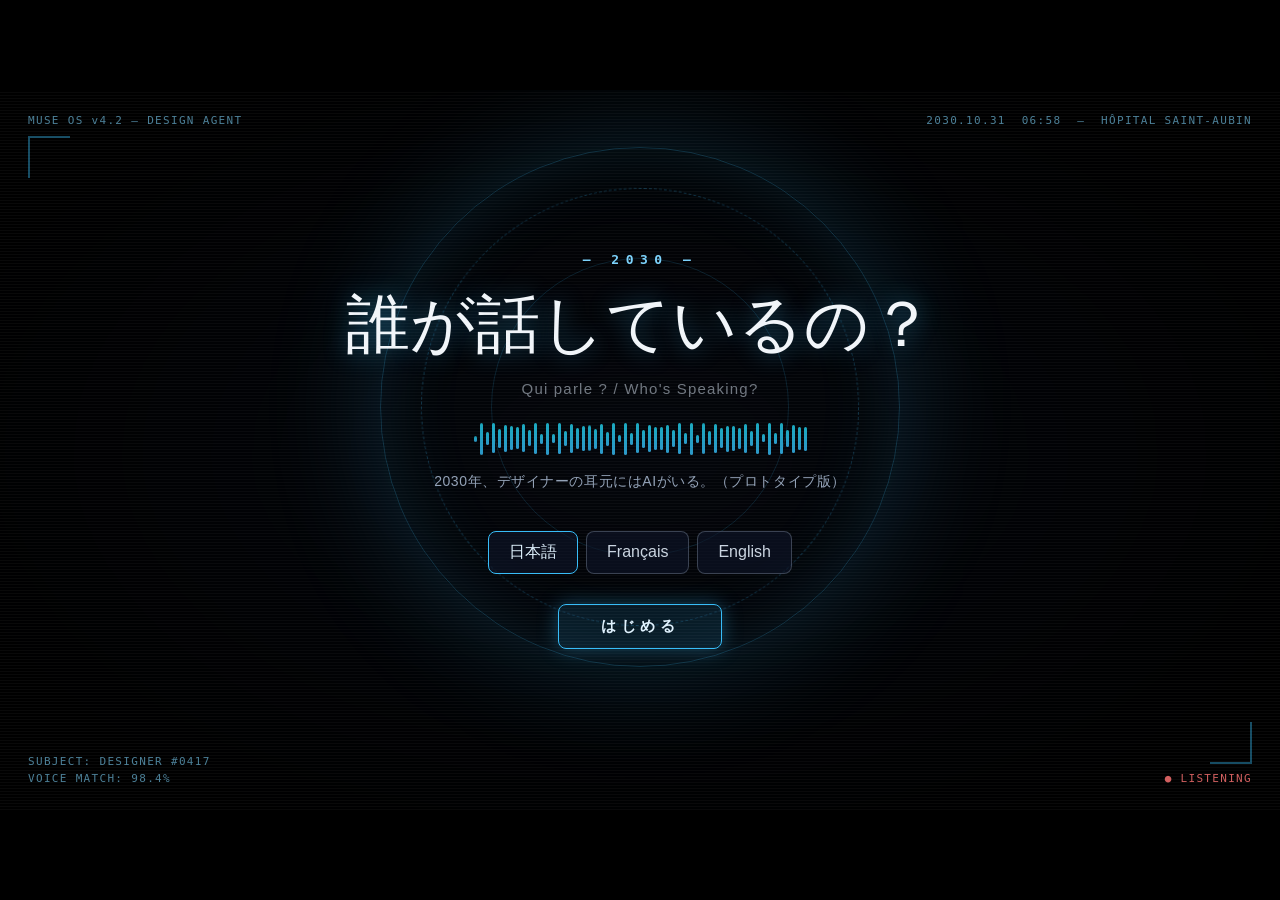
<file: index.html>
<!doctype html>
<html lang="ja">
<head>
  <meta charset="utf-8">
  <meta name="viewport" content="width=device-width, initial-scale=1">
  <title>Qui parle ?</title>
  <meta http-equiv="refresh" content="0; url=game/">
</head>
<body>
  <p><a href="game/">Qui parle ? — ゲームを開く / Ouvrir le jeu / Open the game</a></p>
</body>
</html>
</file>
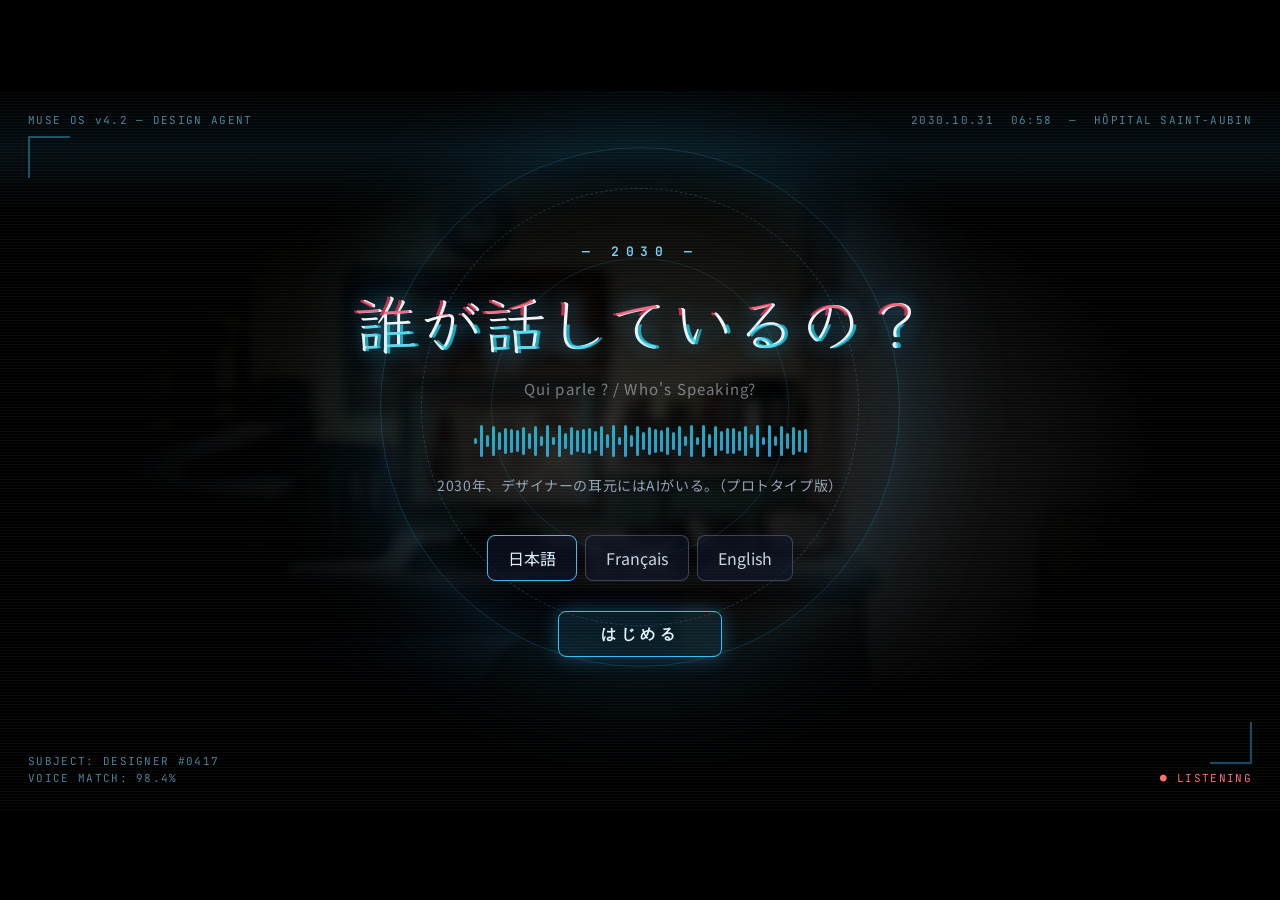
<file: game/index.html>
<!doctype html>
<html lang="ja">
<head>
  <meta charset="utf-8">
  <meta name="viewport" content="width=device-width, initial-scale=1, maximum-scale=1, user-scalable=no, viewport-fit=cover">
  <meta name="mobile-web-app-capable" content="yes">
  <meta name="apple-mobile-web-app-capable" content="yes">
  <meta name="apple-mobile-web-app-status-bar-style" content="black-translucent">
  <meta name="theme-color" content="#05080f">
  <title>Qui parle ?</title>
  <link rel="preconnect" href="https://fonts.googleapis.com">
  <link rel="preconnect" href="https://fonts.gstatic.com" crossorigin>
  <link href="https://fonts.googleapis.com/css2?family=JetBrains+Mono:wght@400;600&family=Klee+One:wght@400;600&family=Noto+Sans+JP:wght@400;600&display=swap" rel="stylesheet">
  <link rel="stylesheet" href="css/style.css">
</head>
<body>
  <!-- スマホを縦向きにしているときだけ出す案内 -->
  <div id="rotate">
    <div class="rotate-icon">📱</div>
    <p>端末を横向きにしてください</p>
    <p>Tournez votre appareil à l'horizontale</p>
    <p>Please rotate your device to landscape</p>
    <div class="rotate-note">
      <p>⚠ 横にしても切り替わらないときは、画面の向きのロック（縦向き固定）をオフにしてください</p>
      <p>Si l'écran ne pivote pas, désactivez le verrouillage de l'orientation</p>
      <p>If the screen doesn't turn, switch off the orientation lock</p>
    </div>
  </div>
  <div id="game" data-phase="0">
    <div id="scene">
      <div id="backdrop"></div>
      <div id="view">
        <div id="bg"><div id="bg-label"></div><div id="bg-note"></div></div>
        <div id="hotspots"></div>
        <div id="char" hidden></div>
        <div id="ar" hidden></div>
      </div>
    </div>
    <div id="card" hidden></div>
    <aside id="ai-panel" hidden>
      <div class="ai-head"><span class="ai-dot"></span><span id="ai-title"></span></div>
      <div id="bio"></div>
      <div id="synth"></div>
      <div id="stream" hidden></div>
      <div id="ai-log"></div>
    </aside>
    <header id="hud">
      <div id="phase-label"></div>
      <div id="gauge" hidden>
        <span id="gauge-label"></span>
        <div class="bar"><div id="gauge-fill"></div></div>
        <span id="gauge-val"></span>
      </div>
      <button id="btn-notebook" hidden></button>
      <button id="btn-sound"></button>
      <div id="langs">
        <button data-lang="ja">日本語</button><button data-lang="fr">FR</button><button data-lang="en">EN</button>
      </div>
    </header>
    <div id="nav" hidden>
      <button id="arrow-left" aria-label="left">◀</button>
      <span id="dir-label"></span>
      <button id="arrow-right" aria-label="right">▶</button>
    </div>
    <div id="choices" hidden></div>
    <div id="cine"></div>
    <div id="textbox" hidden><div id="speaker"></div><div id="text"></div><div id="next">▼</div></div>
    <div id="overlay" hidden></div>
    <div id="debug" hidden></div>
  </div>

  <script src="js/script-data.js"></script>
  <script src="js/data.js"></script>
  <script src="js/cards.js"></script>
  <script src="js/audio.js"></script>
  <script src="js/engine.js"></script>
  <script src="js/main.js"></script>
</body>
</html>
</file>
<file: game/css/style.css>
:root {
  --paper: #fbf8f2;
  --ink: #2b2a28;
  --ink-soft: #6b6760;
  --ai: #38bdf8;
  --ai-deep: #0b1324;
  --human: #d9774b;
  --panel-w: 330px;
  --font-human: "Klee One", "Hiragino Maru Gothic ProN", "Yu Gothic", sans-serif;
  --font-ui: "Noto Sans JP", "Yu Gothic", sans-serif;
  --font-ai: "JetBrains Mono", Consolas, monospace;
}

* { box-sizing: border-box; }
html, body { margin: 0; height: 100%; background: #000; overflow: hidden; font-family: var(--font-ui); }
button { font: inherit; cursor: pointer; }
[hidden] { display: none !important; }

#game {
  position: absolute; left: 50%; top: 50%;
  width: 1280px; height: 720px;
  transform: translate(-50%, -50%);
  transform-origin: center;
  overflow: hidden; background: #ddd; color: var(--ink);
  user-select: none;
}
#game[data-phase="2"] { --panel-w: 360px; }
#game[data-phase="3"] { --panel-w: 560px; }
#game.calm { --panel-w: 330px; }

/* ---------- イラスト ---------- */
#card {
  position: absolute; left: 16px; top: 96px; z-index: 15;
  width: min(660px, calc(100% - var(--panel-w) - 56px)); max-height: 420px; overflow: hidden;
  padding: 16px 20px 20px; border-radius: 14px;
  background: var(--paper); color: var(--ink); box-shadow: 0 16px 40px rgba(0, 0, 0, .28);
  animation: cardin .35s ease-out;
}
#card.dark { background: var(--ai-deep); color: #e0f2fe; border: 1px solid var(--ai); }
.card-title { font: 600 15px var(--font-ui); margin-bottom: 10px; color: var(--ink-soft); }
#card.dark .card-title { color: var(--ai); font-family: var(--font-ai); }
.card-body img { width: 100%; border-radius: 8px; display: block; }
.card-svg { width: 100%; height: auto; display: block; }
.card-note { margin-top: 10px; font: 13px var(--font-ai); color: var(--ai); text-align: center; }
#card:not(.dark) .card-note { color: #0369a1; }

.r-stats { display: flex; gap: 10px; }
.r-stats div { flex: 1; padding: 8px 10px; border: 1px solid rgba(56, 189, 248, .4); border-radius: 8px; font: 12px var(--font-ai); color: #9cc9ec; }
.r-stats b { display: block; font-size: 26px; color: #e0f2fe; }
.r-label { margin: 12px 0 6px; font: 12px var(--font-ai); color: #7dd3fc; }
.r-personas { display: grid; grid-template-columns: 1fr 1fr; gap: 6px; }
.r-personas div { display: flex; align-items: center; gap: 8px; padding: 6px 8px; border-radius: 6px; background: rgba(56, 189, 248, .1); font-size: 13px; }
.r-personas i { width: 18px; height: 18px; border-radius: 50%; background: var(--ai); opacity: .7; }
.r-journey { display: flex; flex-wrap: wrap; align-items: center; gap: 4px; font-size: 12px; }
.r-journey span { padding: 3px 8px; border: 1px dashed rgba(56, 189, 248, .6); border-radius: 4px; }
.r-journey em { font-style: normal; color: #64748b; }

.phone { width: 340px; margin: 0 auto; padding: 10px; border-radius: 22px; background: #0f172a; }
.phone-head { padding: 6px 10px 10px; color: #e2e8f0; font: 600 13px var(--font-ui); }
.phone .msg { margin: 6px 0; padding: 8px 10px; border-radius: 10px; background: #1e293b; color: #cbd5e1; font-size: 13px; }
.phone .msg b { display: block; font-size: 11px; color: #94a3b8; }
.phone .msg.me { margin-left: 60%; background: #334155; text-align: right; }
.voice { margin: 8px 0; padding: 8px 10px; border-radius: 10px; background: #1e293b; color: #e2e8f0; font-size: 12px; }
.voice svg { display: block; width: 160px; height: 24px; margin: 4px 0; }
.voice p { margin: 0; color: #cbd5e1; font-size: 13px; }

.med { display: flex; align-items: center; gap: 12px; }
.bubble { flex: 1; padding: 14px; border-radius: 14px; font: 15px/1.5 var(--font-human); }
.bubble.harsh { background: #fee2e2; color: #7f1d1d; }
.bubble.soft { background: #e0f2fe; color: #0c4a6e; font-family: var(--font-ai); font-size: 13px; }
.med-arrow { font: 600 12px var(--font-ai); color: var(--ai); white-space: nowrap; }

.tl { display: flex; gap: 10px; margin: 6px 0 34px; }
.tl-labels { width: 64px; display: flex; flex-direction: column; gap: 14px; font-size: 13px; }
.tl-labels span { height: 22px; line-height: 22px; }
.tl-area { position: relative; flex: 1; height: 58px; }
.tl-bar { position: absolute; height: 22px; border-radius: 6px; }
.tl-bar.day { left: 0; top: 0; width: 60%; background: #fcd34d; }
.tl-bar.night { left: 48%; top: 36px; width: 52%; background: #6366f1; }
.tl-overlap { position: absolute; left: 46%; width: 16%; top: -6px; height: 70px; border: 3px solid var(--human); border-radius: 8px; background: rgba(217, 119, 75, .15); }
.tl-overlap-label { position: absolute; left: 46%; top: 70px; white-space: nowrap; font: 600 12px var(--font-ui); color: #9a3412; }
.legend { display: grid; gap: 6px; font-size: 13px; }
.legend div { display: flex; align-items: center; gap: 8px; }
.legend i { width: 14px; height: 14px; border-radius: 3px; flex: none; }
.legend .auto { background: #38bdf8; }
.legend .aug { background: #a78bfa; }
.legend .human { background: var(--human); }

/* ---------- 背景と部屋 ---------- */
#scene, #backdrop, #bg, #hotspots { position: absolute; inset: 0; }
/* 視界の外：同じ背景をぼかして暗くしたもの */
#scene { background: #1e293b; }
#backdrop { background: center / cover no-repeat; filter: blur(18px) brightness(.45) saturate(.8); transform: scale(1.1); }
/* 視界（グラス越しに見える範囲）。位置と大きさは engine.js の layoutView() が決める */
#view {
  position: absolute; overflow: hidden; border-radius: 14px;
  box-shadow: 0 0 0 1px rgba(255, 255, 255, .15), 0 18px 40px rgba(0, 0, 0, .45);
  transition: left .8s ease, top .8s ease, width .8s ease, height .8s ease;
}
#bg-label { position: absolute; top: 56px; left: 16px; font: 600 15px var(--font-ui); color: rgba(0, 0, 0, .35); }
#bg-note { position: absolute; top: 80px; left: 16px; font: 12px var(--font-ai); color: rgba(0, 0, 0, .3); }

/* 背景画像があるときは、仮の箱を消して、カーソルを乗せたときだけ枠を出す */
#game #view.has-img .spot .art { background: none; border-color: transparent; color: transparent; }
#game #view.has-img .spot:not(.inactive):hover .art { border-color: var(--human); background: rgba(217, 119, 75, .12); }
.spot.has-img { justify-content: flex-start; }
.figure-img { height: 100%; width: auto; display: block; pointer-events: none; filter: drop-shadow(0 6px 8px rgba(0, 0, 0, .25)); }
#game[data-phase="2"] #bg-label, #game[data-phase="2"] #bg-note { color: rgba(255, 255, 255, .35); }

.spot { position: absolute; display: flex; align-items: center; justify-content: center; cursor: pointer; }
.spot.inactive { cursor: default; }
.spot .art {
  width: 100%; height: 100%; display: grid; place-items: center; padding: 6px;
  border-radius: 10px; border: 2px solid rgba(80, 70, 60, .25); background: rgba(120, 110, 100, .16);
  font: 18px var(--font-human); color: rgba(40, 35, 30, .75); text-align: center;
}
#game[data-phase="2"] .spot .art { background: rgba(200, 210, 230, .1); border-color: rgba(200, 210, 230, .25); color: rgba(230, 235, 245, .8); }
.spot:not(.inactive):hover .art { border-color: var(--human); }
.spot.noise:not(.inactive):hover .art { border-style: dashed; }

.spot.ai-mark::after {
  content: ""; position: absolute; inset: -6px; pointer-events: none;
  border: 2px solid var(--ai); border-radius: 12px; box-shadow: 0 0 12px rgba(56, 189, 248, .5);
  animation: pulse 2.4s ease-in-out infinite;
}
.spot.done::after { animation: none; opacity: .35; box-shadow: none; }
.spot .tag {
  position: absolute; top: -30px; left: -6px; white-space: nowrap;
  font: 600 11px var(--font-ai); color: var(--ai-deep); background: var(--ai); padding: 2px 6px; border-radius: 4px;
}
.spot.done .tag { background: #94a3b8; }
.spot .name {
  position: absolute; bottom: -26px; white-space: nowrap;
  font: 14px var(--font-human); background: rgba(255, 255, 255, .85); padding: 1px 10px; border-radius: 10px;
}
#scene.talking #hotspots { opacity: 0; pointer-events: none; }

.figure { width: 100%; height: 100%; display: flex; flex-direction: column; align-items: center; }
.figure .head { width: 46%; aspect-ratio: 1; border-radius: 50%; background: var(--c); }
.figure .body { width: 82%; flex: 1; margin-top: 6%; border-radius: 40% 40% 8px 8px; background: var(--c); opacity: .85; }

/* 会話中の人物：立ち絵の上半身だけを、視界の下端から大きく見せる */
#char {
  position: absolute; left: 24%; bottom: 0; width: 26%; height: 94%; z-index: 2;
  display: flex; flex-direction: column; align-items: center; justify-content: flex-end;
}
#char.has-img { width: auto; justify-content: flex-start; overflow: hidden; }
#char.has-img .figure-img { height: 175%; filter: drop-shadow(0 10px 16px rgba(0, 0, 0, .3)); }
#char .char-name {
  position: absolute; bottom: 92px; left: 50%; transform: translateX(-50%); white-space: nowrap;
  font: 600 16px var(--font-human); background: rgba(255, 255, 255, .9); padding: 2px 14px; border-radius: 12px;
}
#char:not(.has-img) .figure { height: calc(100% - 40px); }
#char.video {
  left: 20%; top: 10%; bottom: auto; width: 44%; height: 62%; padding-top: 14px;
  background: #1f2937; border: 10px solid #374151; border-radius: 10px; overflow: hidden;
}
#char.video .char-name { bottom: 8px; background: #111827; color: #e5e7eb; }

/* 探索中の人物の足元の影（床に立っているように見せる） */
.spot.has-img::before {
  content: ""; position: absolute; left: 5%; right: 5%; bottom: -2.5%; height: 6%; z-index: -1;
  background: radial-gradient(closest-side, rgba(0, 0, 0, .35), transparent);
}

/* ---------- AIパネル ---------- */
#ai-panel {
  position: absolute; top: 56px; right: 16px; bottom: 200px; width: var(--panel-w); z-index: 6;
  pointer-events: none; overflow: hidden;
  display: flex; flex-direction: column; gap: 8px; padding: 12px 14px;
  /* 半透明のガラス。視界の上に重なって、拡張された視覚に見えるようにする */
  background: rgba(11, 19, 36, .66); backdrop-filter: blur(6px) saturate(1.2);
  color: #cfe8ff; border: 1px solid rgba(56, 189, 248, .5); border-radius: 10px;
  box-shadow: inset 0 0 40px rgba(56, 189, 248, .12);
  font: 13px var(--font-ai);
  transition: width .8s ease;
}
#game[data-phase="3"]:not(.calm) #ai-panel { background: rgba(11, 19, 36, .82); }

/* PHASE 3：ときどき視界全体が乱れる */
#view.jitter { animation: viewjit .06s steps(2) infinite; filter: contrast(1.25) saturate(1.6) hue-rotate(-25deg); }
#view.jitter::after {
  content: ""; position: absolute; inset: 0; z-index: 3; pointer-events: none; mix-blend-mode: screen;
  background:
    linear-gradient(rgba(255, 0, 80, .18), rgba(255, 0, 80, .18)) 0 22% / 100% 6% no-repeat,
    linear-gradient(rgba(0, 220, 255, .2), rgba(0, 220, 255, .2)) 0 58% / 100% 3% no-repeat,
    linear-gradient(rgba(255, 255, 255, .12), rgba(255, 255, 255, .12)) 0 81% / 100% 9% no-repeat,
    repeating-linear-gradient(0deg, rgba(0, 0, 0, .18) 0 1px, transparent 1px 3px);
}
@keyframes viewjit {
  0% { transform: translate(0, 0); }
  50% { transform: translate(-7px, 3px) skewX(-1.5deg); }
  100% { transform: translate(5px, -2px) skewX(1deg); }
}
.ai-head { display: flex; align-items: center; gap: 8px; color: var(--ai); font-weight: 600; letter-spacing: .04em; }
.ai-dot { width: 8px; height: 8px; border-radius: 50%; background: var(--ai); box-shadow: 0 0 8px var(--ai); animation: blink 1.6s infinite; }
.bio-name { color: #fff; margin-bottom: 4px; }
.bio-row { display: flex; justify-content: space-between; padding: 2px 0; border-bottom: 1px dashed rgba(56, 189, 248, .25); }
#ai-log { margin-top: auto; display: flex; flex-direction: column; gap: 6px; font-size: 12px; color: #8fb8d8; }
.log-row:last-child { color: #e0f2fe; }

/* ---------- HUD ---------- */
#hud {
  position: absolute; top: 0; left: 0; right: 0; height: 44px; z-index: 10;
  display: flex; align-items: center; gap: 16px; padding: 0 16px;
  background: rgba(15, 23, 42, .82); color: #e2e8f0; font-size: 13px;
}
#phase-label { font: 600 13px var(--font-ai); color: var(--ai); letter-spacing: .08em; }
#gauge { display: flex; align-items: center; gap: 8px; }
#gauge .bar { width: 220px; height: 8px; background: rgba(255, 255, 255, .12); border-radius: 4px; overflow: hidden; }
#gauge-fill { height: 100%; width: 0; background: var(--ai); transition: width .6s; }
#gauge-val { width: 40px; font-family: var(--font-ai); }
#btn-notebook { margin-left: auto; border: none; border-radius: 6px; padding: 5px 12px; background: var(--paper); color: var(--ink); font-family: var(--font-human); }
#btn-notebook.flash { animation: flash .6s 4; }
#langs { margin-left: 8px; }
#hud #btn-notebook[hidden] + #langs { margin-left: auto; }
#langs button { margin-left: 4px; padding: 3px 8px; border: 1px solid rgba(255, 255, 255, .25); border-radius: 4px; background: none; color: #cbd5e1; font-size: 12px; }
#langs button.on { background: #e2e8f0; color: #0f172a; }

#nav {
  position: absolute; top: 56px; left: 16px; z-index: 10;
  display: flex; align-items: center; gap: 8px; padding: 4px;
  background: rgba(255, 255, 255, .88); border-radius: 999px;
}
#nav button { width: 34px; height: 34px; border: none; border-radius: 50%; background: var(--ink); color: #fff; }
#dir-label { min-width: 72px; text-align: center; font-family: var(--font-human); }

/* ---------- テキスト ---------- */
#textbox {
  position: absolute; left: 16px; right: 16px; bottom: 16px; height: 168px; z-index: 20;
  padding: 24px 28px; border-radius: 12px; box-shadow: 0 6px 24px rgba(0, 0, 0, .25);
  background: var(--paper); color: var(--ink);
  font: 22px/1.6 var(--font-human);
}
#speaker { position: absolute; top: -16px; left: 24px; padding: 3px 14px; border-radius: 6px; background: #57534e; color: #fff; font-size: 15px; }
#speaker:empty { display: none; }
#text { white-space: pre-wrap; }
#next { position: absolute; right: 20px; bottom: 12px; font-size: 14px; color: var(--ink-soft); animation: bob 1s infinite; }

#textbox.sp-me #speaker { background: var(--human); }
#textbox.mono #text { font-style: italic; color: #57534e; }
#textbox.sp-narr #text { color: #4b4740; }
#textbox.sp-ai, #textbox.sp-me-ai { background: var(--ai-deep); color: #e0f2fe; border: 1px solid var(--ai); font: 19px/1.6 var(--font-ai); }
#textbox.sp-ai #speaker { background: var(--ai); color: var(--ai-deep); }
#textbox.sp-me-ai #speaker { background: var(--human); }
#textbox.sp-sys { display: flex; align-items: center; justify-content: center; text-align: center; background: rgba(15, 23, 42, .94); color: #e2e8f0; font: 19px/1.6 var(--font-ui); }
/* PHASE 3：主人公の言葉がAIの見た目に寄っていく */
#textbox.blend { background: linear-gradient(90deg, var(--paper), #d6e9fb); }
#textbox.blend #text { font-family: var(--font-ai); font-size: 20px; color: #1e3a5f; }

/* ---------- 選択肢 ---------- */
#choices {
  position: absolute; left: 16px; bottom: 200px; z-index: 20;
  width: calc(100% - var(--panel-w) - 56px); max-width: 760px;
  display: flex; flex-direction: column; gap: 10px;
}
.choice {
  position: relative; overflow: hidden; display: flex; align-items: center; gap: 14px;
  padding: 14px 18px; border: 2px solid transparent; border-radius: 10px; text-align: left; font-size: 18px;
}
.choice > span:not(.fill) { position: relative; z-index: 1; }
.choice .tag { flex: none; padding: 3px 7px; border-radius: 4px; font: 600 11px var(--font-ai); letter-spacing: .04em; }
.choice.ai { background: var(--ai-deep); color: #e0f2fe; border-color: var(--ai); font-family: var(--font-ai); }
.choice.ai .tag { background: var(--ai); color: var(--ai-deep); }
.choice.ai.emph { animation: glow 1.4s infinite; }
.choice.self { background: var(--paper); color: var(--ink); border-color: var(--human); font-family: var(--font-human); }
.choice.self .tag { background: var(--human); color: #fff; }
.choice:hover { filter: brightness(1.06); }
.choice.self.grayed, .choice.self.locked { opacity: .4; filter: grayscale(1); cursor: not-allowed; }
.choice.self.struck { opacity: .7; cursor: not-allowed; }
.choice.self.struck .label { text-decoration: line-through 2px #dc2626; }
.choice.self.struck.holdable { opacity: 1; cursor: grab; }
.choice .fill { position: absolute; left: 0; top: 0; bottom: 0; width: 0; background: rgba(217, 119, 75, .35); pointer-events: none; }
.hold-hint { margin-left: auto; font: 12px var(--font-ui); color: var(--human); white-space: nowrap; }
.timer { height: 4px; border-radius: 2px; overflow: hidden; background: rgba(255, 255, 255, .5); }
#choice-timer { width: 100%; height: 100%; background: #f59e0b; }
.choice-msg {
  white-space: pre-line; padding: 10px 14px; border-radius: 8px;
  background: var(--ai-deep); color: #fca5a5; border: 1px solid #f87171; font: 14px var(--font-ai);
}

/* ---------- オーバーレイ ---------- */
#cine { position: absolute; inset: 0; z-index: 40; background: #000; display: none; }
#game.cinematic #cine { display: block; }
#game.cinematic #textbox {
  z-index: 45; top: 50%; bottom: auto; left: 120px; right: 120px; height: auto;
  transform: translateY(-50%); background: none; box-shadow: none; border: none;
  color: #f1f5f9; text-align: center; font-size: 26px;
}
#game.cinematic #textbox #text { color: #f1f5f9; }
#game.cinematic #speaker { display: none; }
#game.cinematic #next { color: #64748b; }

#overlay { position: absolute; inset: 0; z-index: 50; display: grid; place-items: center; }
#overlay.dim { background: rgba(0, 0, 0, .55); }
#overlay.title, #overlay.end { background: #0b1324; color: #e2e8f0; }
.modal {
  width: 560px; max-width: 90%; padding: 28px 32px; border-radius: 12px;
  background: var(--paper); color: var(--ink); box-shadow: 0 20px 50px rgba(0, 0, 0, .4);
  font: 18px/1.6 var(--font-human);
}
.modal h2 { margin: 0 0 8px; }
.modal.consent { background: var(--ai-deep); color: #e0f2fe; border: 1px solid var(--ai); font: 15px/1.7 var(--font-ai); }
.consent-icon { font-size: 28px; color: #fbbf24; }
.note-lead, .empty { color: var(--ink-soft); font-size: 15px; }
.notes li { margin-bottom: 10px; }
.btn { margin-top: 16px; padding: 10px 20px; border: none; border-radius: 8px; background: #e2e8f0; color: #0f172a; }
.btn.primary { background: var(--ai); color: var(--ai-deep); font-weight: 600; }
.btn.on { outline: 2px solid var(--ai); }
.title-card, .end-card { text-align: center; max-width: 900px; padding: 0 40px; }
.title-card h1 { margin: 0 0 12px; font: 400 64px var(--font-human); }
.title-card .sub { color: #94a3b8; }
.title-langs { display: flex; gap: 8px; justify-content: center; margin: 24px 0 8px; }
.end-card h1 { font: 400 44px var(--font-human); }
.end-card .stat { font-size: 20px; color: #cbd5e1; }

#debug {
  position: absolute; left: 200px; top: 54px; z-index: 100; pointer-events: none;
  padding: 6px 8px; border-radius: 6px; background: rgba(0, 0, 0, .7); color: #a7f3d0;
  font: 11px var(--font-ai); white-space: pre;
}

@keyframes pulse { 50% { box-shadow: 0 0 22px rgba(56, 189, 248, .8); } }
@keyframes glow { 50% { box-shadow: 0 0 18px rgba(56, 189, 248, .8); } }
@keyframes blink { 50% { opacity: .3; } }
@keyframes bob { 50% { transform: translateY(3px); } }
@keyframes popin { from { opacity: 0; transform: scale(.9); } }
@keyframes flash { 50% { background: #fde68a; } }

/* ---------- MUSEのバックグラウンド処理 ---------- */
#synth { display: flex; flex-direction: column; gap: 6px; padding: 8px 10px; border-radius: 8px; background: rgba(56, 189, 248, .07); font-size: 11px; }
.synth-title { color: #7dd3fc; letter-spacing: .04em; }
.synth-title.busy { animation: blink 1s infinite; }
.p-row { display: flex; justify-content: space-between; align-items: center; }
.p-row.merged .p-name { color: #fca5a5; }
.p-dots { display: flex; gap: 3px; }
.p-dots i { width: 7px; height: 7px; border-radius: 50%; background: rgba(148, 163, 184, .3); }
.p-dots i.on { background: var(--ai); }
.p-row.merged .p-dots i.on { background: #f87171; }
.journey { display: flex; flex-wrap: wrap; gap: 3px; }
.stage { padding: 1px 5px; border-radius: 3px; border: 1px dashed rgba(148, 163, 184, .4); color: #64748b; }
.stage.on { border-style: solid; border-color: var(--ai); color: #e0f2fe; }
.stage.dropped { text-decoration: line-through; color: #f87171; border-color: #f87171; }
.insights { color: #9cc9ec; }
.proc { display: flex; flex-direction: column; gap: 2px; min-height: 56px; }
.proc-row { color: #a5cdea; }
.proc-row.new { animation: popin .3s ease-out; }
.proc-row::before { content: "▸ "; color: var(--ai); }
.proc-row.cut { color: #94a3b8; }
.proc-row.cut::before { content: "– "; color: #64748b; }

#btn-sound { border: 1px solid rgba(255, 255, 255, .25); border-radius: 6px; padding: 4px 10px; background: none; color: #cbd5e1; font-size: 12px; }
#btn-notebook { margin-left: auto; }
#btn-notebook[hidden] + #btn-sound { margin-left: auto; }

@keyframes cardin { from { opacity: 0; transform: translateY(10px); } }

/* ---------- PHASE 3：MUSEパネルの暴走 ---------- */
#stream { flex: 1; min-height: 0; overflow: hidden; display: flex; flex-direction: column; justify-content: flex-end; gap: 1px; font-size: 11px; }
.stream-row { color: #fca5a5; white-space: nowrap; overflow: hidden; text-overflow: ellipsis; opacity: .75; }
.stream-row:nth-child(odd) { color: #7dd3fc; }
.stream-row.new { opacity: 1; color: #fff; }
#game.runaway #ai-panel { border-color: #f87171; box-shadow: 0 0 28px rgba(248, 113, 113, .35); }
#game.runaway #ai-panel::after {
  content: ''; position: absolute; inset: 0; pointer-events: none;
  background: repeating-linear-gradient(0deg, rgba(255, 255, 255, .04) 0 1px, transparent 1px 3px);
}
#game.runaway .ai-head { color: #f87171; }
#game.runaway .ai-dot { background: #f87171; box-shadow: 0 0 8px #f87171; animation-duration: .3s; }
#game.runaway #ai-log { display: none; }
#ai-panel.glitch { animation: jitter .08s steps(2) infinite; filter: hue-rotate(140deg) saturate(2); }
#ai-panel.glitch #synth, #ai-panel.glitch #bio { transform: translateX(6px); opacity: .6; }
@keyframes jitter { 0% { transform: translate(0, 0); } 50% { transform: translate(-4px, 2px); } 100% { transform: translate(3px, -2px); } }

/* MUSEの紹介：事務所の背景（BG-P0）から、机の上のデバイスを切り出したクローズアップ */
.zoom-shot {
  width: 66%; margin: 0 auto; aspect-ratio: 300 / 190; border-radius: 10px;
  background-repeat: no-repeat; background-size: 458.7% auto; background-position: 86.4% 90%;
}
.zoom-desc { width: 90%; margin: 10px auto 0; font: 13px/1.7 var(--font-ui); color: var(--ink); }
.zoom-desc b { font-family: var(--font-ai); }
/* 上半身表示のときは、名前はテキスト欄の話者名で十分なので出さない（ビデオ通話のときだけ出す） */
#char.has-img:not(.video) .char-name { display: none; }

/* ---------- タイトル画面 ---------- */
#overlay.title { background: #05080f; overflow: hidden; }
.t-bg {
  position: absolute; inset: -40px;
  background: url('../assets/BG-P1-front.jpeg') center / cover;
  filter: blur(6px) grayscale(.6) brightness(.32) contrast(1.2);
  animation: tdrift 30s ease-in-out infinite alternate;
}
.t-bg::after { content: ""; position: absolute; inset: 0; background: radial-gradient(ellipse at center, rgba(5, 8, 15, .2), rgba(5, 8, 15, .95) 75%), linear-gradient(rgba(56, 189, 248, .08), rgba(220, 38, 38, .06)); }
.t-eye {
  position: absolute; left: 50%; top: 44%; width: 520px; height: 520px; transform: translate(-50%, -50%);
  border-radius: 50%; border: 1px solid rgba(56, 189, 248, .25);
  box-shadow: 0 0 120px rgba(56, 189, 248, .18), inset 0 0 80px rgba(56, 189, 248, .12);
  animation: teye 4s ease-in-out infinite;
}
.t-eye::before, .t-eye::after { content: ""; position: absolute; border-radius: 50%; border: 1px dashed rgba(56, 189, 248, .25); }
.t-eye::before { inset: 40px; animation: tspin 40s linear infinite; }
.t-eye::after { inset: 110px; border-style: solid; border-color: rgba(56, 189, 248, .15); }
.t-scan { position: absolute; inset: 0; pointer-events: none; background: repeating-linear-gradient(0deg, rgba(255, 255, 255, .035) 0 1px, transparent 1px 3px); }
.t-scan::after { content: ""; position: absolute; left: 0; right: 0; height: 120px; background: linear-gradient(transparent, rgba(56, 189, 248, .07), transparent); animation: tsweep 6s linear infinite; }

.t-hud { position: absolute; inset: 22px 28px; pointer-events: none; font: 11px/1.6 var(--font-ai); color: rgba(125, 211, 252, .6); letter-spacing: .12em; white-space: pre; }
.t-hud > div { position: absolute; }
.t-hud-tl { top: 0; left: 0; }
.t-hud-tr { top: 0; right: 0; }
.t-hud-bl { bottom: 0; left: 0; }
.t-hud-br { bottom: 0; right: 0; color: #f87171; animation: blink 1.4s infinite; }
.t-hud::before, .t-hud::after { content: ""; position: absolute; width: 40px; height: 40px; border: 2px solid rgba(56, 189, 248, .4); }
.t-hud::before { top: 24px; left: 0; border-right: none; border-bottom: none; }
.t-hud::after { bottom: 24px; right: 0; border-left: none; border-top: none; }

#overlay.title .title-card { position: relative; z-index: 2; }
.t-year { font: 600 13px var(--font-ai); letter-spacing: .5em; color: #7dd3fc; margin-bottom: 14px; }
.t-title {
  position: relative; margin: 0; font: 400 76px/1.1 var(--font-human); color: #f1f5f9;
  text-shadow: 0 0 24px rgba(56, 189, 248, .45);
  animation: tflick 7s infinite;
}
.t-title::before, .t-title::after {
  content: attr(data-text); position: absolute; inset: 0; pointer-events: none; opacity: .75;
}
.t-title::before { color: #f43f5e; transform: translate(-3px, 0); clip-path: inset(0 0 55% 0); animation: tglitch1 3.2s infinite steps(1); }
.t-title::after { color: #22d3ee; transform: translate(3px, 0); clip-path: inset(55% 0 0 0); animation: tglitch2 2.7s infinite steps(1); }
.t-alt { margin-top: 12px; font: 15px var(--font-ui); color: rgba(203, 213, 225, .55); letter-spacing: .08em; }
.t-wave { display: flex; align-items: center; justify-content: center; gap: 3px; height: 40px; margin: 22px auto 6px; }
.t-wave i { width: 3px; border-radius: 2px; background: linear-gradient(#22d3ee, #38bdf8); opacity: .8; animation: twave 1.3s ease-in-out infinite; }
#overlay.title .sub { color: #94a3b8; font-size: 14px; letter-spacing: .04em; }
#overlay.title .btn { background: rgba(15, 23, 42, .6); color: #cbd5e1; border: 1px solid rgba(148, 163, 184, .35); }
#overlay.title .btn.on { border-color: var(--ai); color: #e0f2fe; outline: none; }
#overlay.title .btn.primary {
  margin-top: 22px; padding: 12px 42px; letter-spacing: .3em; font: 600 15px var(--font-ai);
  background: rgba(56, 189, 248, .12); color: #e0f2fe; border: 1px solid var(--ai);
  box-shadow: 0 0 20px rgba(56, 189, 248, .35); animation: tbtn 2.4s ease-in-out infinite;
}
#overlay.title .btn.primary:hover { background: rgba(56, 189, 248, .3); }

@keyframes tdrift { to { transform: scale(1.08) translate(-20px, 10px); } }
@keyframes teye { 50% { box-shadow: 0 0 180px rgba(56, 189, 248, .28), inset 0 0 120px rgba(56, 189, 248, .2); } }
@keyframes tspin { to { transform: rotate(360deg); } }
@keyframes tsweep { from { top: -120px; } to { top: 100%; } }
@keyframes twave { 50% { transform: scaleY(.25); opacity: .4; } }
@keyframes tbtn { 50% { box-shadow: 0 0 34px rgba(56, 189, 248, .6); } }
@keyframes tflick { 0%, 92%, 100% { opacity: 1; } 93% { opacity: .55; } 94% { opacity: 1; } 96% { opacity: .7; } }
@keyframes tglitch1 { 0%, 86%, 100% { transform: translate(0, 0); opacity: 0; } 87% { transform: translate(-6px, 1px); opacity: .8; } 90% { transform: translate(4px, -1px); opacity: .8; } }
@keyframes tglitch2 { 0%, 80%, 100% { transform: translate(0, 0); opacity: 0; } 81% { transform: translate(7px, 0); opacity: .8; } 84% { transform: translate(-3px, 1px); opacity: .8; } }

/* ---------- 大きく見せるセリフ ---------- */
#textbox.big { display: flex; align-items: center; justify-content: center; text-align: center; }
#textbox.big #text { font-size: 40px; line-height: 1.4; letter-spacing: .04em; }

/* ---------- エンディング ---------- */
.end-card .end-desc { max-width: 760px; margin: 0 auto 22px; font: 17px/1.9 var(--font-human); color: #e2e8f0; }
.end-card .end-hint { font-size: 13px; color: #64748b; margin-top: 4px; }

/* ---------- スマホ（横向きで遊ぶ） ---------- */
html, body { height: 100dvh; }
body { touch-action: manipulation; -webkit-tap-highlight-color: transparent; -webkit-touch-callout: none; overscroll-behavior: none; }
#rotate {
  display: none; position: fixed; inset: 0; z-index: 1000;
  flex-direction: column; align-items: center; justify-content: center; gap: 6px;
  background: #05080f; color: #cbd5e1; font: 15px/1.6 var(--font-ui); text-align: center;
}
.rotate-icon { font-size: 48px; animation: rotatehint 2s ease-in-out infinite; }
#rotate p { margin: 0; }
@media (orientation: portrait) and (pointer: coarse) {
  #rotate { display: flex; }
}
@keyframes rotatehint { 0%, 30% { transform: rotate(0); } 60%, 100% { transform: rotate(-90deg); } }
.rotate-note { margin-top: 22px; padding: 12px 16px; max-width: 320px; border: 1px solid rgba(251, 191, 36, .5); border-radius: 10px; background: rgba(251, 191, 36, .08); color: #fde68a; font-size: 13px; }
.rotate-note p + p { margin-top: 4px; color: #fcd34d; opacity: .8; }

/* ---------- PHASE 3：視界の人物に重なる数値（AR表示） ---------- */
#ar { position: absolute; inset: 0; z-index: 3; pointer-events: none; }
.ar-face {
  position: absolute; border: 2px solid rgba(248, 113, 113, .85); border-radius: 6px;
  box-shadow: 0 0 14px rgba(248, 113, 113, .45), inset 0 0 18px rgba(248, 113, 113, .15);
  animation: arlock 1.2s ease-in-out infinite;
}
.ar-face::before, .ar-face::after { content: ""; position: absolute; left: 50%; top: 50%; width: 18px; height: 18px; margin: -9px; border: 1px solid rgba(248, 113, 113, .7); border-radius: 50%; }
.ar-face::after { width: 2px; height: 2px; margin: -1px; background: #f87171; }
.ar-face-label { position: absolute; top: -20px; left: -2px; padding: 1px 6px; background: rgba(127, 29, 29, .85); color: #fecaca; font: 600 10px var(--font-ai); letter-spacing: .1em; white-space: nowrap; }
.ar-tags { position: absolute; display: flex; flex-direction: column; gap: 4px; }
.ar-tag {
  display: flex; gap: 10px; justify-content: space-between; min-width: 170px; padding: 3px 8px;
  background: rgba(11, 19, 36, .78); border-left: 3px solid #f87171; color: #e0f2fe; font: 12px var(--font-ai);

}
.ar-tag .k { color: #fca5a5; }
.ar-tag:nth-child(2) { animation-delay: .08s; } .ar-tag:nth-child(3) { animation-delay: .16s; } .ar-tag:nth-child(4) { animation-delay: .24s; }
@keyframes arlock { 50% { transform: scale(1.03); } }
@keyframes arin { from { opacity: 0; transform: translateX(-8px); } }
</file>
